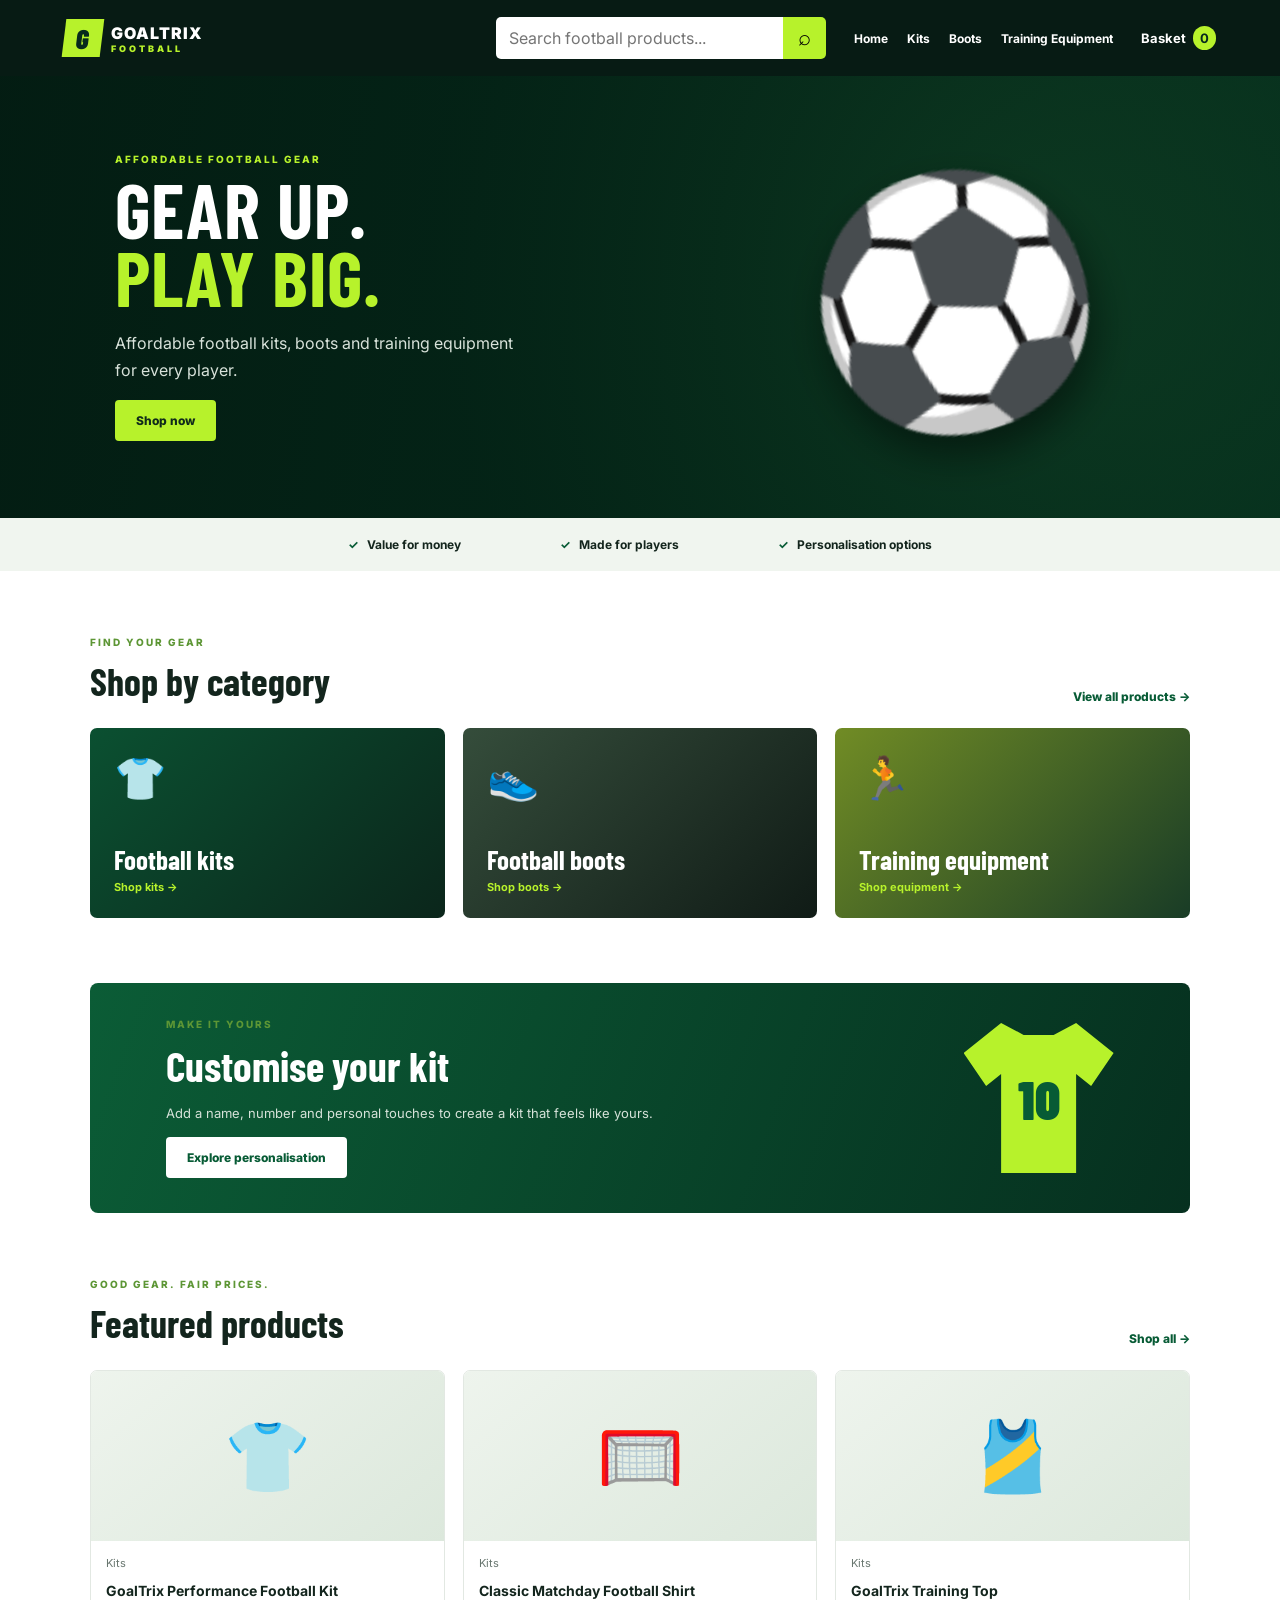
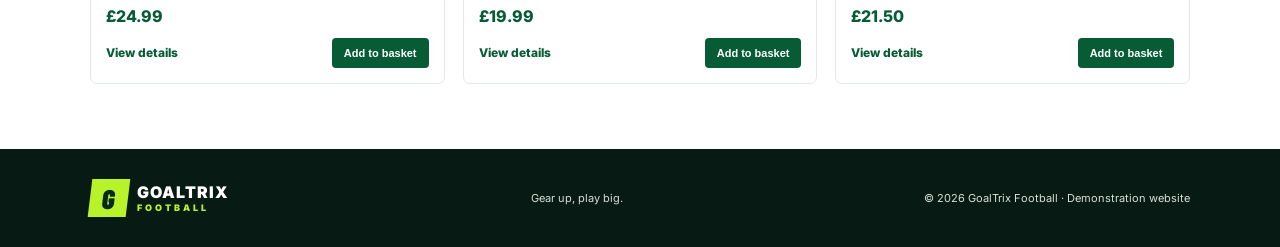
<file: index.html>
<!DOCTYPE html>
<html lang="en">
<head>
  <meta charset="UTF-8">
  <meta name="viewport" content="width=device-width, initial-scale=1.0">
  <meta name="description" content="GoalTrix Football - affordable football kits, boots and training equipment. Gear up, play big.">
  <title>GoalTrix Football | Gear Up, Play Big</title>
  <link rel="stylesheet" href="style.css">
</head>
<body>
  <header class="site-header">
    <a class="brand" href="index.html"><span class="brand-mark">G</span><span>GOALTRIX<small>FOOTBALL</small></span></a>
    <form class="search" id="search-form"><input id="search-input" type="search" placeholder="Search football products..." aria-label="Search products"><button aria-label="Search">⌕</button></form>
    <nav class="main-nav" aria-label="Main navigation">
      <a href="index.html">Home</a><a href="products.html">Kits</a><a href="products.html#boots">Boots</a><a href="products.html#training">Training Equipment</a>
    </nav>
    <a class="basket-link" href="basket.html">Basket <span id="basket-count">0</span></a>
  </header>

  <main>
    <section class="hero">
      <div class="hero-copy">
        <p class="eyebrow">AFFORDABLE FOOTBALL GEAR</p>
        <h1>GEAR UP.<br><span>PLAY BIG.</span></h1>
        <p>Affordable football kits, boots and training equipment for every player.</p>
        <a class="button button-lime" href="products.html">Shop now</a>
      </div>
      <div class="hero-ball" aria-hidden="true">⚽</div>
    </section>

    <section class="trust-strip">
      <div><strong>✓</strong><span>Value for money</span></div>
      <div><strong>✓</strong><span>Made for players</span></div>
      <div><strong>✓</strong><span>Personalisation options</span></div>
    </section>

    <section class="section">
      <div class="section-heading"><div><p class="eyebrow">FIND YOUR GEAR</p><h2>Shop by category</h2></div><a class="text-link" href="products.html">View all products →</a></div>
      <div class="category-grid">
        <a class="category-card kit-card" href="products.html"><span class="category-icon">👕</span><h3>Football kits</h3><span>Shop kits →</span></a>
        <a class="category-card boot-card" href="products.html#boots"><span class="category-icon">👟</span><h3>Football boots</h3><span>Shop boots →</span></a>
        <a class="category-card training-card" href="products.html#training"><span class="category-icon">🏃</span><h3>Training equipment</h3><span>Shop equipment →</span></a>
      </div>
    </section>

    <section class="custom-banner">
      <div><p class="eyebrow">MAKE IT YOURS</p><h2>Customise your kit</h2><p>Add a name, number and personal touches to create a kit that feels like yours.</p><a class="button button-light" href="products.html">Explore personalisation</a></div>
      <div class="shirt-graphic" aria-hidden="true">10</div>
    </section>

    <section class="section">
      <div class="section-heading"><div><p class="eyebrow">GOOD GEAR. FAIR PRICES.</p><h2>Featured products</h2></div><a class="text-link" href="products.html">Shop all →</a></div>
      <div class="product-grid" id="featured-products"></div>
    </section>
  </main>
  <footer class="footer"><a class="brand" href="index.html"><span class="brand-mark">G</span><span>GOALTRIX<small>FOOTBALL</small></span></a><p>Gear up, play big.</p><p>© 2026 GoalTrix Football · Demonstration website</p></footer>
  <script src="script.js"></script>
</body>
</html>
</file>
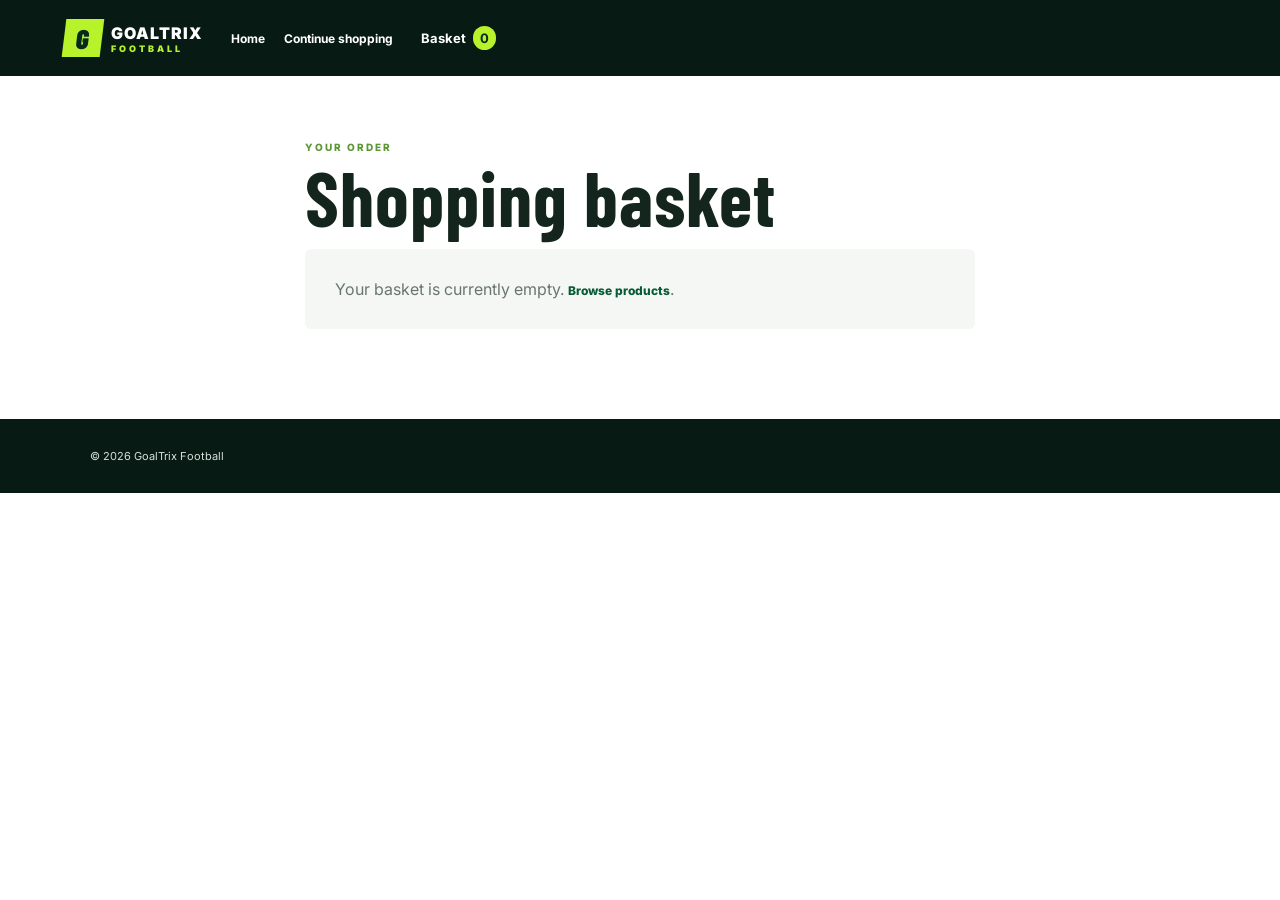
<file: basket.html>
<!DOCTYPE html>
<html lang="en"><head><meta charset="UTF-8"><meta name="viewport" content="width=device-width, initial-scale=1.0"><title>Your basket | GoalTrix</title><link rel="stylesheet" href="style.css"></head>
<body><header class="site-header"><a class="brand" href="index.html"><span class="brand-mark">G</span><span>GOALTRIX<small>FOOTBALL</small></span></a><nav class="main-nav"><a href="index.html">Home</a><a href="products.html">Continue shopping</a></nav><a class="basket-link" href="basket.html">Basket <span id="basket-count">0</span></a></header>
<main class="section narrow"><p class="eyebrow">YOUR ORDER</p><h1>Shopping basket</h1><div id="basket-items"></div><div class="basket-total" id="basket-total"></div><a class="button button-lime full-button" href="checkout.html" id="checkout-link">Proceed to checkout</a></main><footer class="footer"><p>© 2026 GoalTrix Football</p></footer><script src="script.js"></script></body></html>
</file>
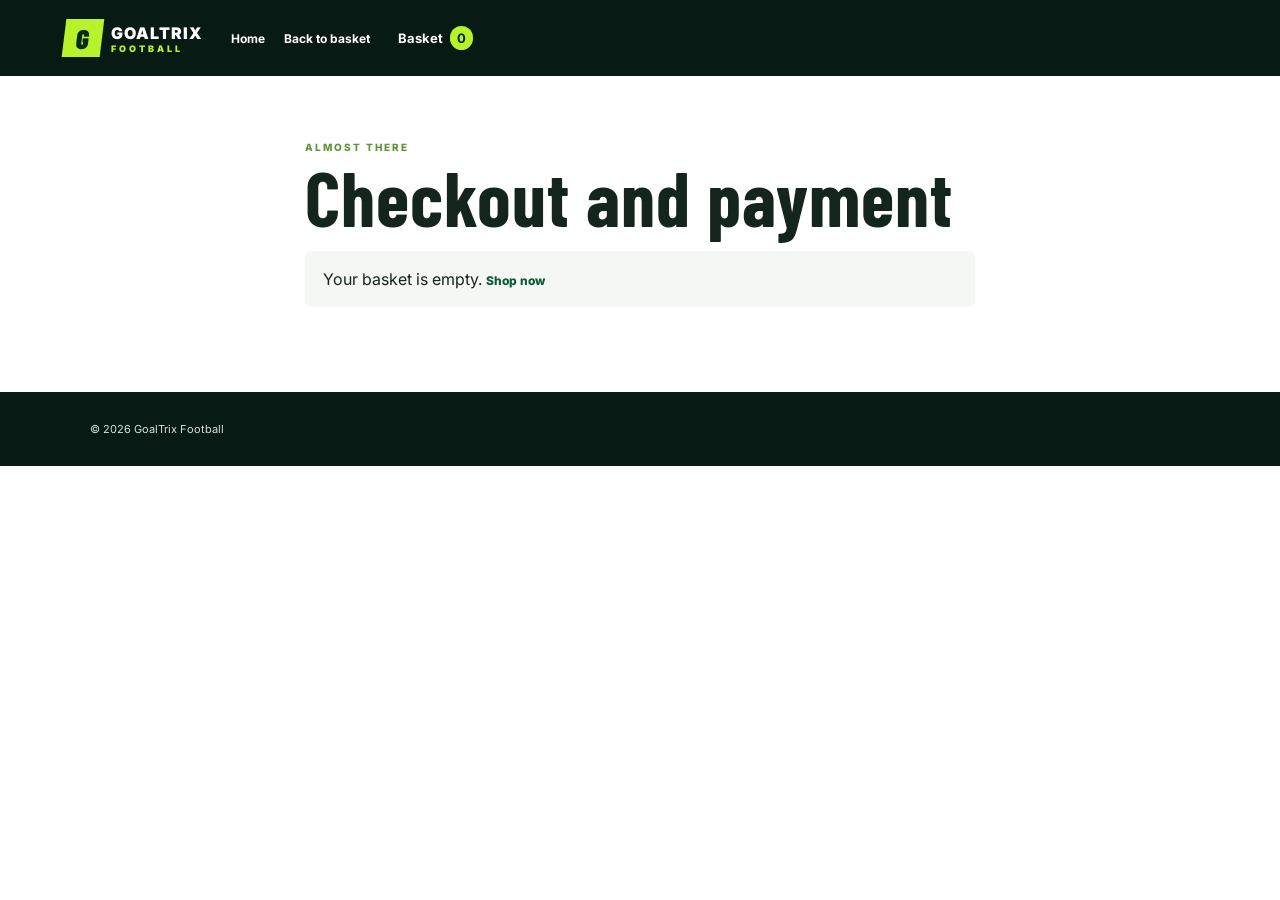
<file: checkout.html>
<!DOCTYPE html>
<html lang="en"><head><meta charset="UTF-8"><meta name="viewport" content="width=device-width, initial-scale=1.0"><title>Checkout | GoalTrix</title><link rel="stylesheet" href="style.css"></head>
<body><header class="site-header"><a class="brand" href="index.html"><span class="brand-mark">G</span><span>GOALTRIX<small>FOOTBALL</small></span></a><nav class="main-nav"><a href="index.html">Home</a><a href="basket.html">Back to basket</a></nav><a class="basket-link" href="basket.html">Basket <span id="basket-count">0</span></a></header>
<main class="section narrow"><p class="eyebrow">ALMOST THERE</p><h1>Checkout and payment</h1><div id="checkout-summary" class="checkout-summary"></div><form id="checkout-form" class="checkout-form"><h2>Delivery details</h2><label>Full name<input required name="name" autocomplete="name"></label><label>Email address<input required type="email" name="email" autocomplete="email"></label><label>Delivery address<textarea required name="address" rows="3"></textarea></label><label>Postcode<input required name="postcode" autocomplete="postal-code"></label><p class="notice">Demo checkout only: this prototype does not collect payment details or process real payments.</p><button class="button button-lime full-button" type="submit">Place demo order</button></form></main><footer class="footer"><p>© 2026 GoalTrix Football</p></footer><script src="script.js"></script></body></html>
</file>
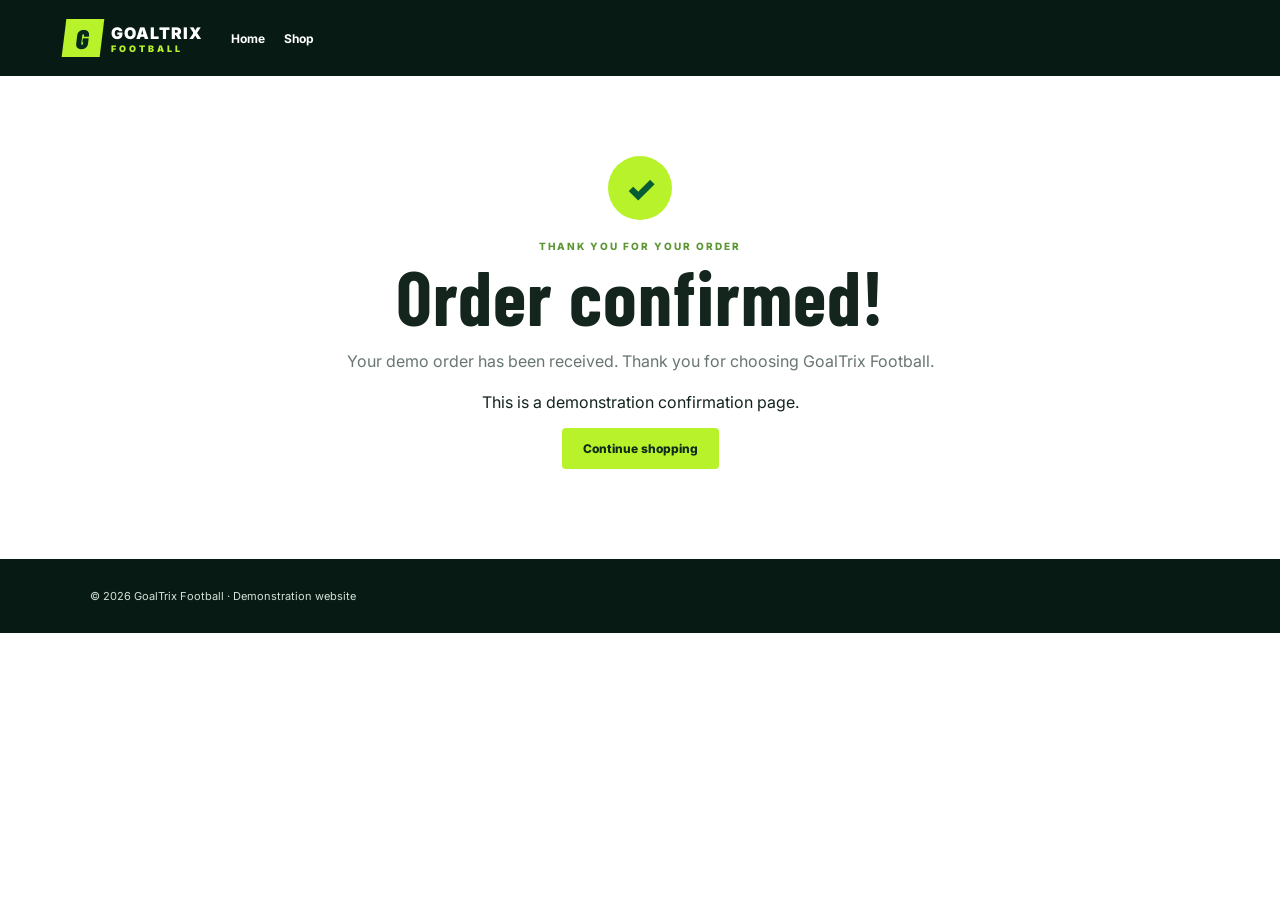
<file: confirmation.html>
<!DOCTYPE html>
<html lang="en"><head><meta charset="UTF-8"><meta name="viewport" content="width=device-width, initial-scale=1.0"><title>Order confirmed | GoalTrix</title><link rel="stylesheet" href="style.css"></head>
<body><header class="site-header"><a class="brand" href="index.html"><span class="brand-mark">G</span><span>GOALTRIX<small>FOOTBALL</small></span></a><nav class="main-nav"><a href="index.html">Home</a><a href="products.html">Shop</a></nav></header><main class="section narrow confirmation"><div class="success-icon">✓</div><p class="eyebrow">THANK YOU FOR YOUR ORDER</p><h1>Order confirmed!</h1><p>Your demo order has been received. Thank you for choosing GoalTrix Football.</p><div id="confirmation-details"></div><a class="button button-lime" href="products.html">Continue shopping</a></main><footer class="footer"><p>© 2026 GoalTrix Football · Demonstration website</p></footer><script src="script.js"></script></body></html>
</file>
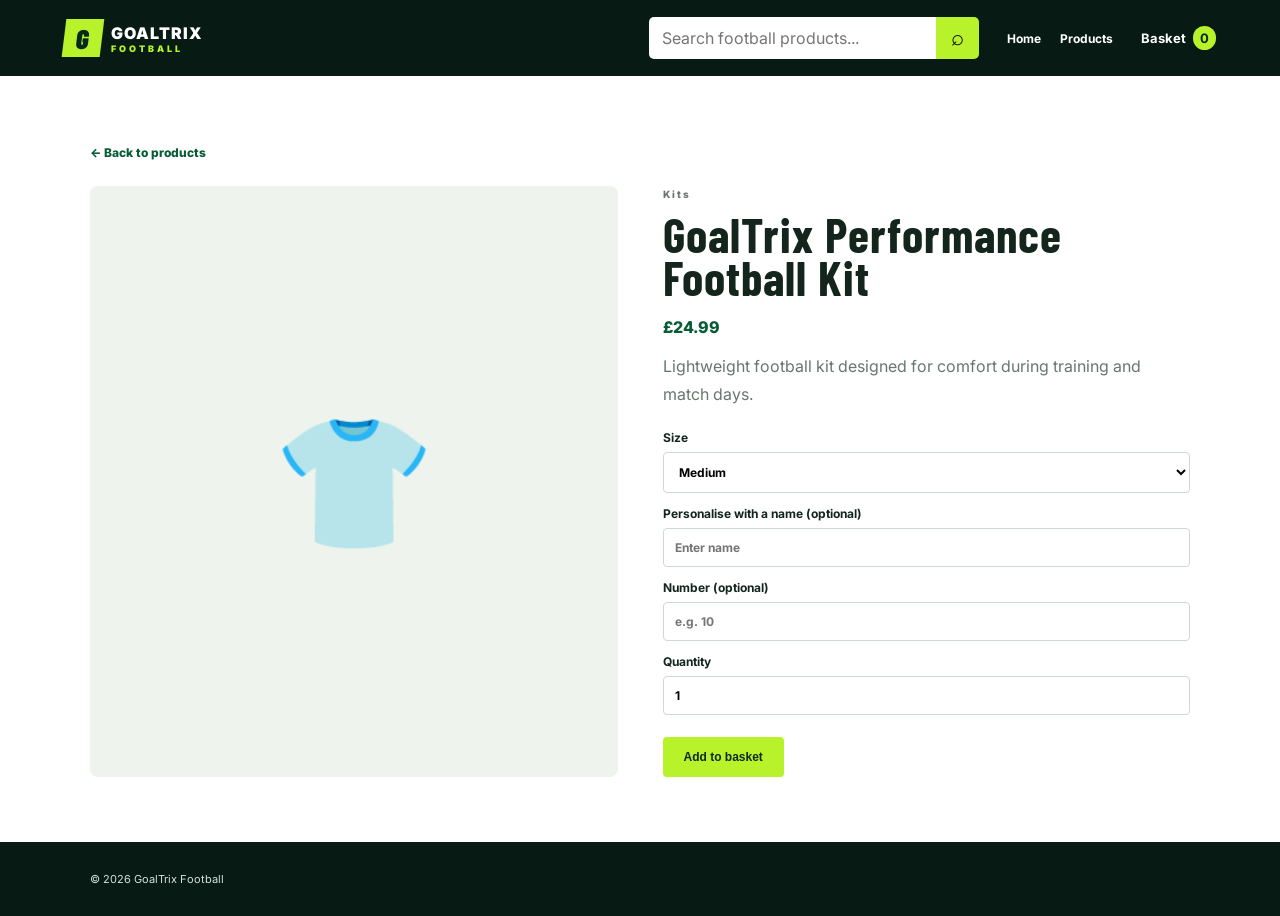
<file: product.html>
<!DOCTYPE html>
<html lang="en"><head><meta charset="UTF-8"><meta name="viewport" content="width=device-width, initial-scale=1.0"><title>Product details | GoalTrix</title><link rel="stylesheet" href="style.css"></head>
<body><header class="site-header"><a class="brand" href="index.html"><span class="brand-mark">G</span><span>GOALTRIX<small>FOOTBALL</small></span></a><form class="search" id="search-form"><input id="search-input" type="search" placeholder="Search football products..." aria-label="Search products"><button>⌕</button></form><nav class="main-nav"><a href="index.html">Home</a><a href="products.html">Products</a></nav><a class="basket-link" href="basket.html">Basket <span id="basket-count">0</span></a></header>
<main class="section"><a class="text-link" href="products.html">← Back to products</a><div id="product-detail" class="detail-layout"></div></main><footer class="footer"><p>© 2026 GoalTrix Football</p></footer><script src="script.js"></script></body></html>
</file>
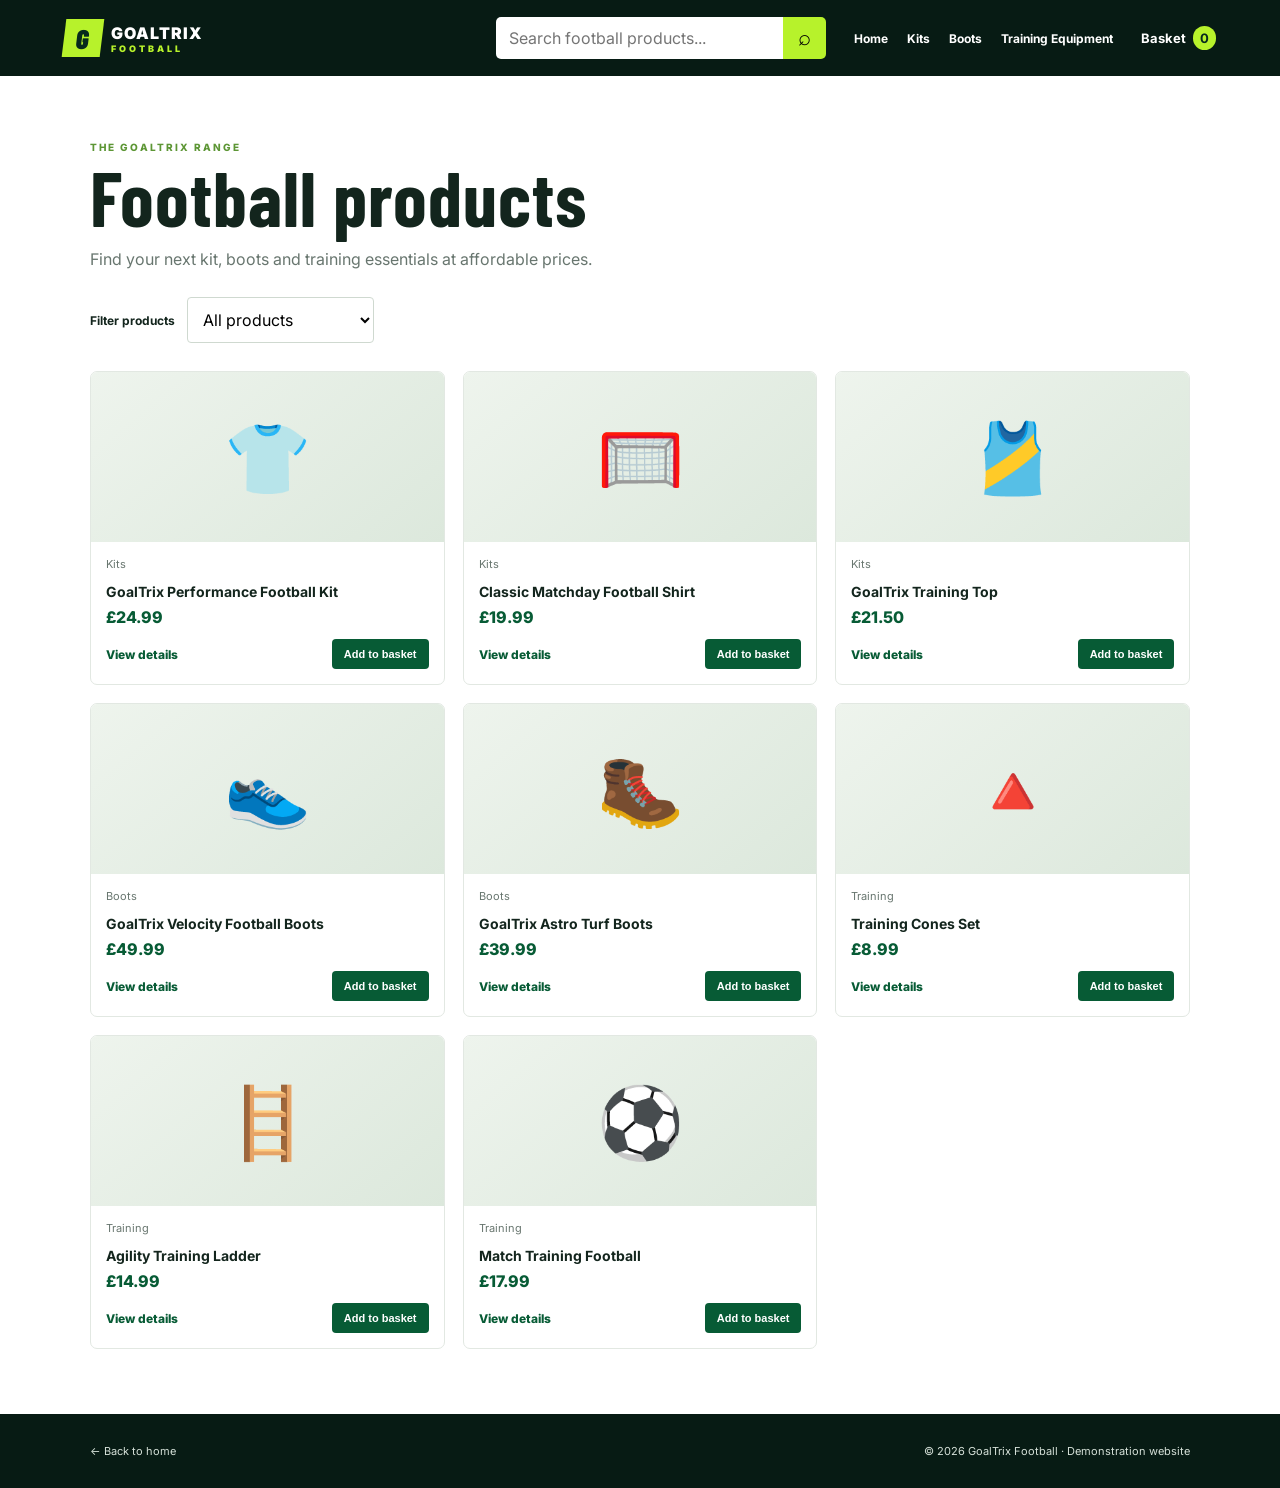
<file: products.html>
<!DOCTYPE html>
<html lang="en"><head><meta charset="UTF-8"><meta name="viewport" content="width=device-width, initial-scale=1.0"><title>Football Products | GoalTrix</title><link rel="stylesheet" href="style.css"></head>
<body>
<header class="site-header"><a class="brand" href="index.html"><span class="brand-mark">G</span><span>GOALTRIX<small>FOOTBALL</small></span></a><form class="search" id="search-form"><input id="search-input" type="search" placeholder="Search football products..." aria-label="Search products"><button>⌕</button></form><nav class="main-nav"><a href="index.html">Home</a><a href="products.html">Kits</a><a href="#boots">Boots</a><a href="#training">Training Equipment</a></nav><a class="basket-link" href="basket.html">Basket <span id="basket-count">0</span></a></header>
<main class="section products-page"><p class="eyebrow">THE GOALTRIX RANGE</p><h1>Football products</h1><p class="intro">Find your next kit, boots and training essentials at affordable prices.</p>
<div class="filter-row"><label for="category-filter">Filter products</label><select id="category-filter"><option value="all">All products</option><option value="Kits">Kits</option><option value="Boots">Boots</option><option value="Training">Training equipment</option></select></div>
<div class="product-grid" id="all-products"></div>
</main><footer class="footer"><a href="index.html">← Back to home</a><p>© 2026 GoalTrix Football · Demonstration website</p></footer><script src="script.js"></script></body></html>
</file>
<file: style.css>
@import url('https://fonts.googleapis.com/css2?family=Barlow+Condensed:wght@600;700;800;900&family=Inter:wght@400;500;600;700;800&display=swap');
:root{--green:#075b35;--deep:#06291d;--lime:#b7f22b;--ink:#13251d;--muted:#68766f;--paper:#f5f7f4;--line:#e2e8e2}*{box-sizing:border-box}body{margin:0;font-family:Inter,Arial,sans-serif;color:var(--ink);background:#fff}a{color:inherit;text-decoration:none}.site-header{min-height:76px;padding:13px max(5vw,22px);display:flex;align-items:center;gap:28px;background:#071b14;color:white;position:sticky;top:0;z-index:5}.brand{display:flex;align-items:center;gap:9px;font-weight:900;letter-spacing:1px;font-size:16px;white-space:nowrap}.brand small{display:block;font-size:9px;letter-spacing:3px;color:var(--lime)}.brand-mark{display:grid;place-items:center;width:38px;height:38px;background:var(--lime);color:var(--deep);font-family:'Barlow Condensed';font-size:27px;font-weight:900;transform:skew(-7deg)}.search{display:flex;max-width:330px;flex:1;margin-left:auto}.search input{width:100%;padding:11px 13px;border:0;border-radius:5px 0 0 5px;font:inherit}.search button{border:0;background:var(--lime);padding:0 15px;font-size:22px;border-radius:0 5px 5px 0}.main-nav{display:flex;gap:19px;font-size:12px;font-weight:700}.main-nav a:hover,.text-link:hover{color:var(--lime)}.basket-link{font-size:13px;font-weight:700;white-space:nowrap}.basket-link span{background:var(--lime);color:var(--deep);padding:4px 7px;border-radius:20px;margin-left:4px}.hero{min-height:420px;background:linear-gradient(100deg,rgba(3,28,18,.96),rgba(3,45,27,.78)),radial-gradient(circle at 78% 40%,#367c42,#09291d 55%);color:white;padding:75px 9%;display:flex;align-items:center;justify-content:space-between;overflow:hidden}.hero-copy{max-width:550px}.eyebrow{font-size:10px;letter-spacing:2px;font-weight:800;color:#5d9635;margin:0 0 10px}.hero .eyebrow{color:var(--lime)}h1,h2,h3{margin-top:0}.hero h1,.products-page h1,.section h1{font-family:'Barlow Condensed',Impact,sans-serif;font-size:clamp(44px,7vw,76px);line-height:.9;letter-spacing:1px;margin:0 0 18px}.hero h1 span{color:var(--lime)}.hero-copy>p:not(.eyebrow){color:#d8e2da;max-width:420px;line-height:1.7}.hero-ball{font-size:clamp(120px,22vw,240px);filter:drop-shadow(0 20px 20px #0007);transform:rotate(-18deg);margin-right:6%}.button{display:inline-block;border:0;border-radius:4px;padding:13px 21px;font-weight:800;font-size:12px;cursor:pointer;text-align:center}.button-lime{background:var(--lime);color:#102a1b}.button-lime:hover{background:#a5df1e}.button-light{background:white;color:var(--green)}.trust-strip{display:flex;justify-content:center;gap:8%;padding:19px 20px;background:#f0f5ef;font-size:12px;font-weight:700}.trust-strip strong{color:var(--green);margin-right:8px}.section{padding:65px max(7vw,22px)}.section-heading{display:flex;justify-content:space-between;align-items:end;margin-bottom:24px}.section h2{font-family:'Barlow Condensed';font-size:38px;margin:0}.text-link{font-size:12px;font-weight:800;color:var(--green)}.category-grid,.product-grid{display:grid;grid-template-columns:repeat(3,1fr);gap:18px}.category-card{min-height:190px;border-radius:7px;padding:24px;color:white;display:flex;flex-direction:column;justify-content:end;background:linear-gradient(135deg,#0b5031,#0b261b)}.boot-card{background:linear-gradient(135deg,#354d3b,#101b16)}.training-card{background:linear-gradient(135deg,#718c25,#193c26)}.category-icon{font-size:42px;margin-bottom:auto}.category-card h3{font-family:'Barlow Condensed';font-size:27px;margin:12px 0 5px}.category-card span:last-child{font-size:11px;color:var(--lime);font-weight:700}.custom-banner{margin:0 7%;padding:35px 6%;background:linear-gradient(110deg,#0b5c36,#06301f);color:white;border-radius:8px;display:flex;justify-content:space-between;align-items:center;overflow:hidden}.custom-banner h2{font-family:'Barlow Condensed';font-size:42px;margin:0 0 8px}.custom-banner p:not(.eyebrow){max-width:500px;color:#d6e2d9;font-size:13px;line-height:1.6}.shirt-graphic{width:150px;height:150px;display:grid;place-items:center;background:var(--lime);color:var(--green);font-family:'Barlow Condensed';font-size:55px;font-weight:900;clip-path:polygon(25% 0,40% 8%,60% 8%,75% 0,100% 20%,85% 42%,75% 34%,75% 100%,25% 100%,25% 34%,15% 42%,0 20%)}.product-card{border:1px solid var(--line);border-radius:7px;overflow:hidden;background:white}.product-art{height:170px;display:grid;place-items:center;background:linear-gradient(140deg,#eef4ed,#dce8dc);font-size:70px}.product-info{padding:15px}.product-info h3{font-size:14px;margin:0 0 7px}.product-info p{font-size:11px;color:var(--muted);margin:0 0 12px}.price{font-weight:800;color:var(--green);font-size:16px}.product-actions{display:flex;align-items:center;justify-content:space-between;gap:8px;margin-top:12px}.small-button{background:var(--green);color:white;border:0;border-radius:4px;padding:9px 12px;font-size:11px;font-weight:700;cursor:pointer}.products-page .intro{color:var(--muted)}.filter-row{display:flex;gap:12px;align-items:center;margin:28px 0}.filter-row label{font-size:12px;font-weight:700}.filter-row select,.checkout-form input,.checkout-form textarea,.detail-controls select,.detail-controls input{padding:11px;border:1px solid #cfd9d0;border-radius:4px;font:inherit;background:white}.detail-layout{display:grid;grid-template-columns:1fr 1fr;gap:45px;margin-top:25px}.detail-art{min-height:350px;display:grid;place-items:center;background:#eef4ed;border-radius:8px;font-size:130px}.detail-copy h1{font-size:48px}.detail-copy>p{line-height:1.7;color:var(--muted)}.detail-controls{display:grid;gap:13px;margin:22px 0}.detail-controls label,.checkout-form label{display:grid;gap:7px;font-size:12px;font-weight:700}.narrow{max-width:850px;margin:auto}.basket-row{display:grid;grid-template-columns:1fr auto auto;gap:20px;align-items:center;border-bottom:1px solid var(--line);padding:18px 0}.basket-row small{display:block;color:var(--muted);margin-top:5px}.basket-row input{width:65px;padding:8px}.remove-button{border:0;background:none;color:#a33;cursor:pointer}.basket-total{text-align:right;font-size:20px;font-weight:800;margin:25px 0}.full-button{width:100%;margin-top:10px}.empty-state{padding:30px;background:var(--paper);border-radius:6px;color:var(--muted)}.checkout-summary{padding:18px;background:var(--paper);border-radius:6px;margin:20px 0}.checkout-form{display:grid;gap:15px}.checkout-form h2{font-family:'Barlow Condensed';font-size:27px;margin:15px 0 0}.notice{font-size:11px;line-height:1.6;color:#795a13;background:#fff8df;padding:12px;border-radius:4px}.confirmation{text-align:center;padding-top:80px;padding-bottom:90px}.confirmation>p:not(.eyebrow){color:var(--muted);line-height:1.7}.success-icon{margin:0 auto 20px;width:64px;height:64px;border-radius:50%;display:grid;place-items:center;background:var(--lime);color:var(--green);font-size:34px;font-weight:900}.footer{background:#071b14;color:#d5e0d8;padding:30px 7%;font-size:11px;display:flex;align-items:center;justify-content:space-between;gap:15px}.footer p{margin:0}.footer .brand{color:white}
@media(max-width:850px){.site-header{flex-wrap:wrap;gap:13px}.search{order:3;max-width:none;flex-basis:100%;margin:0}.main-nav{gap:12px;margin-left:auto}.hero{min-height:350px;padding:55px 7%}.hero-ball{margin-right:0}.category-grid,.product-grid{grid-template-columns:repeat(2,1fr)}}
@media(max-width:560px){.site-header{padding:12px 18px}.main-nav{order:4;flex-basis:100%;overflow:auto;padding:5px 0}.basket-link{margin-left:auto}.hero{padding:48px 24px;min-height:330px}.hero-ball{font-size:95px;opacity:.75}.trust-strip{gap:12px;flex-wrap:wrap;font-size:10px}.section{padding:45px 20px}.section-heading{align-items:start;gap:15px}.category-grid,.product-grid{grid-template-columns:1fr 1fr;gap:10px}.category-card{min-height:160px;padding:15px}.category-card h3{font-size:22px}.custom-banner{margin:0 18px;padding:25px 20px}.shirt-graphic{width:90px;height:100px;font-size:35px}.detail-layout{grid-template-columns:1fr;gap:20px}.detail-art{min-height:240px}.basket-row{grid-template-columns:1fr auto;gap:8px}.basket-row .remove-button{grid-column:2}.footer{flex-direction:column;align-items:flex-start}.hero h1{font-size:56px}}
</file>
